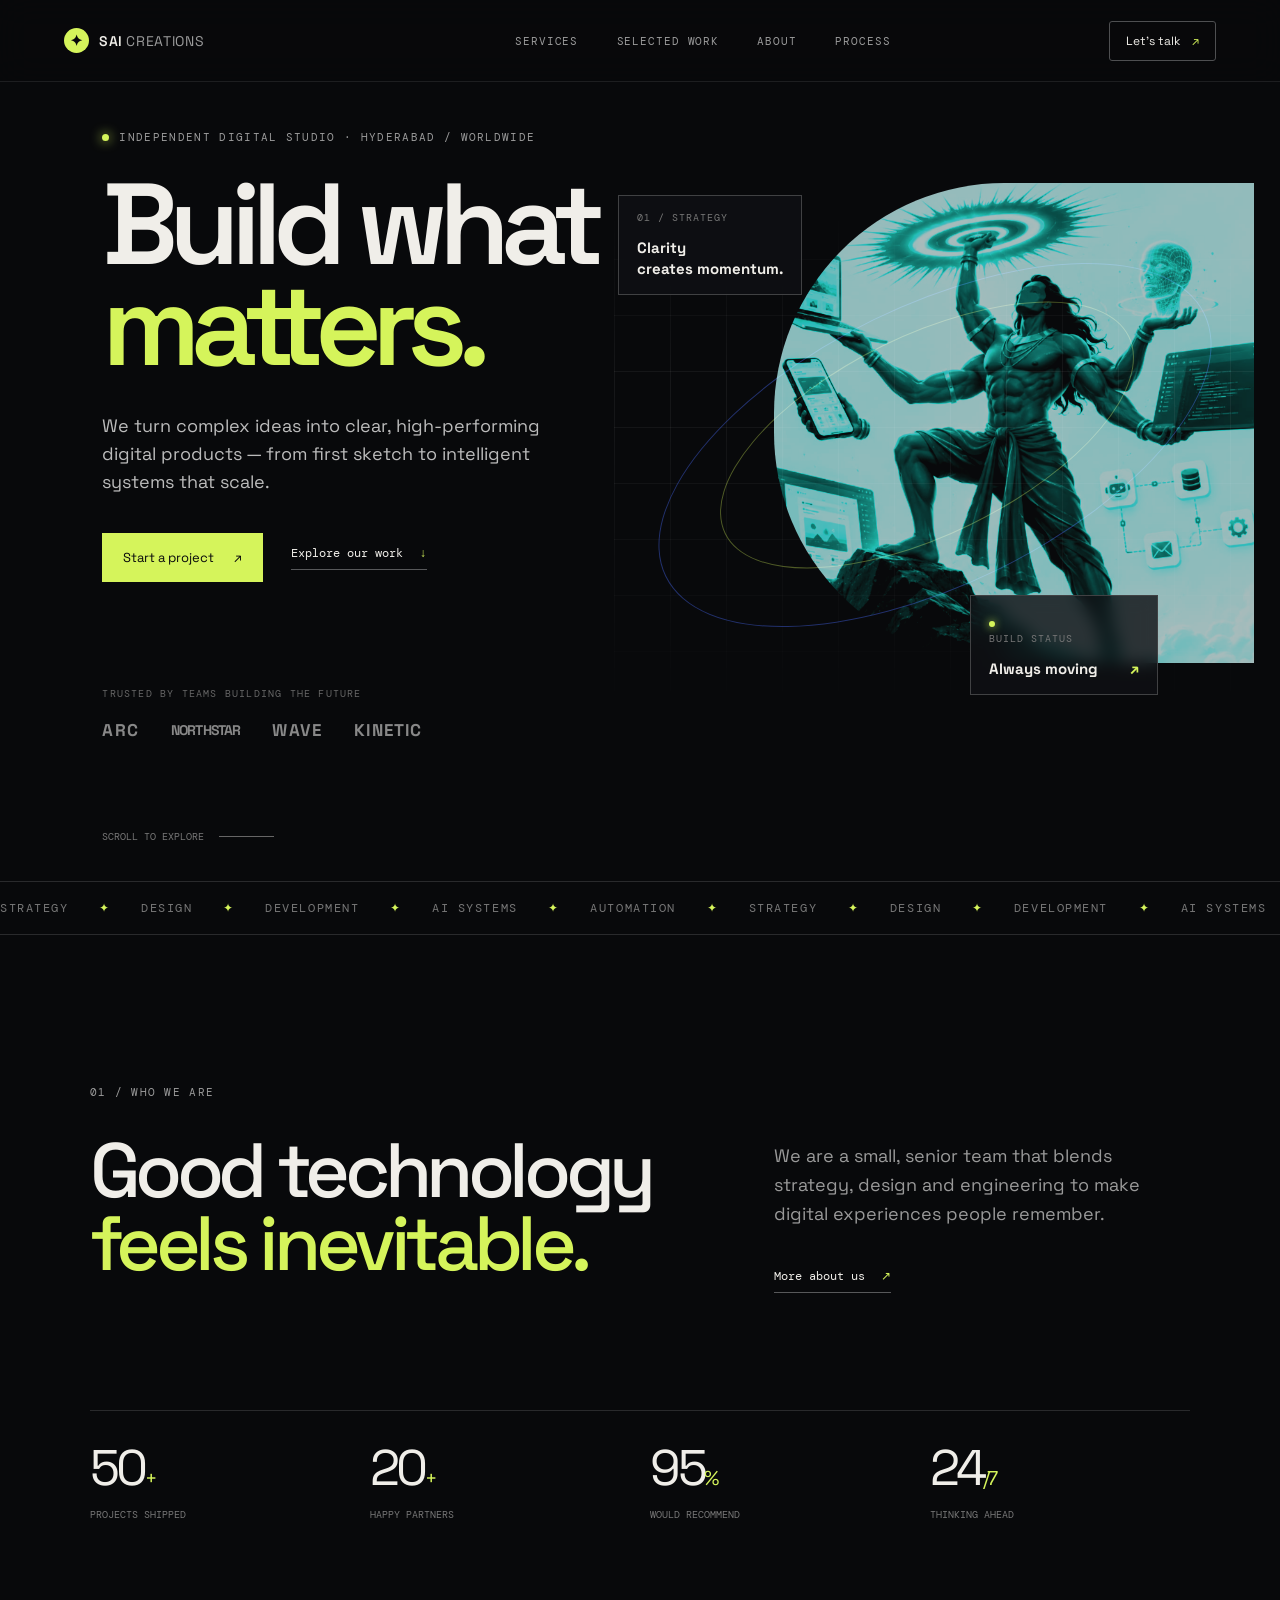
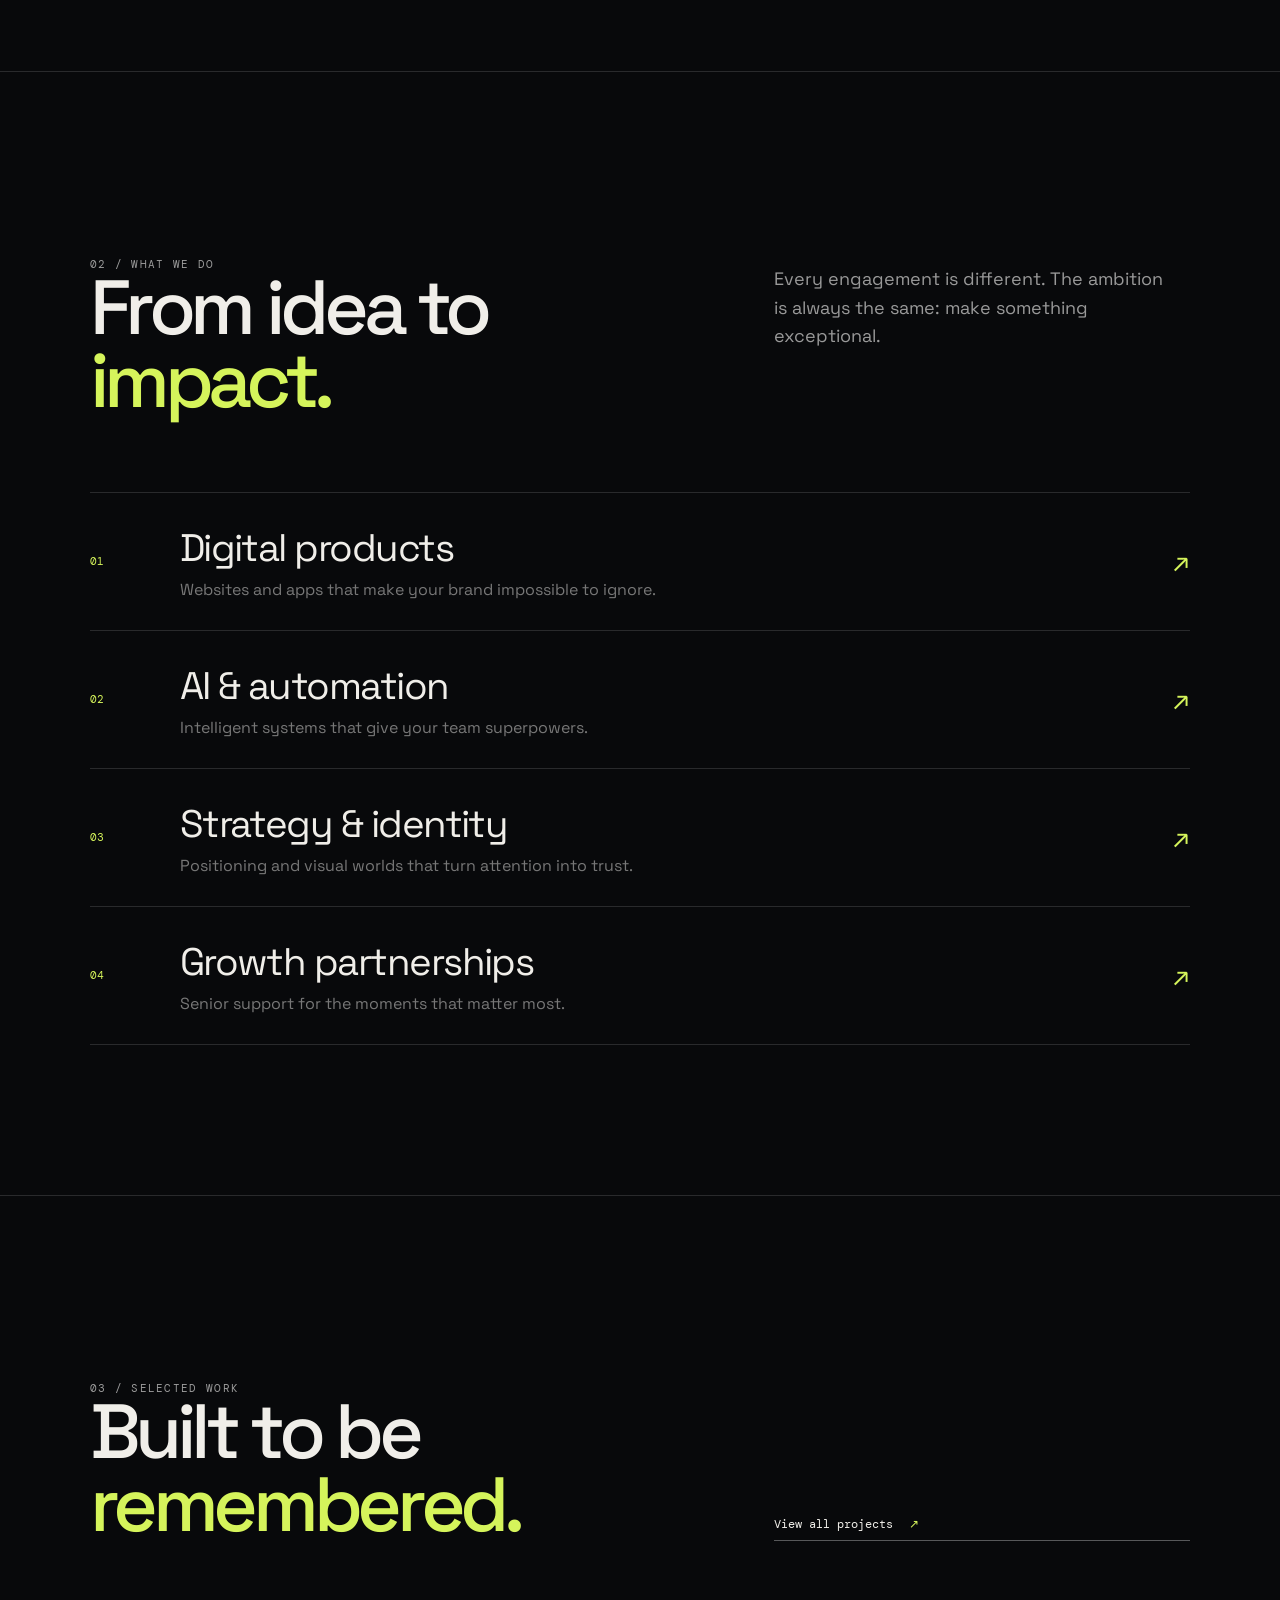
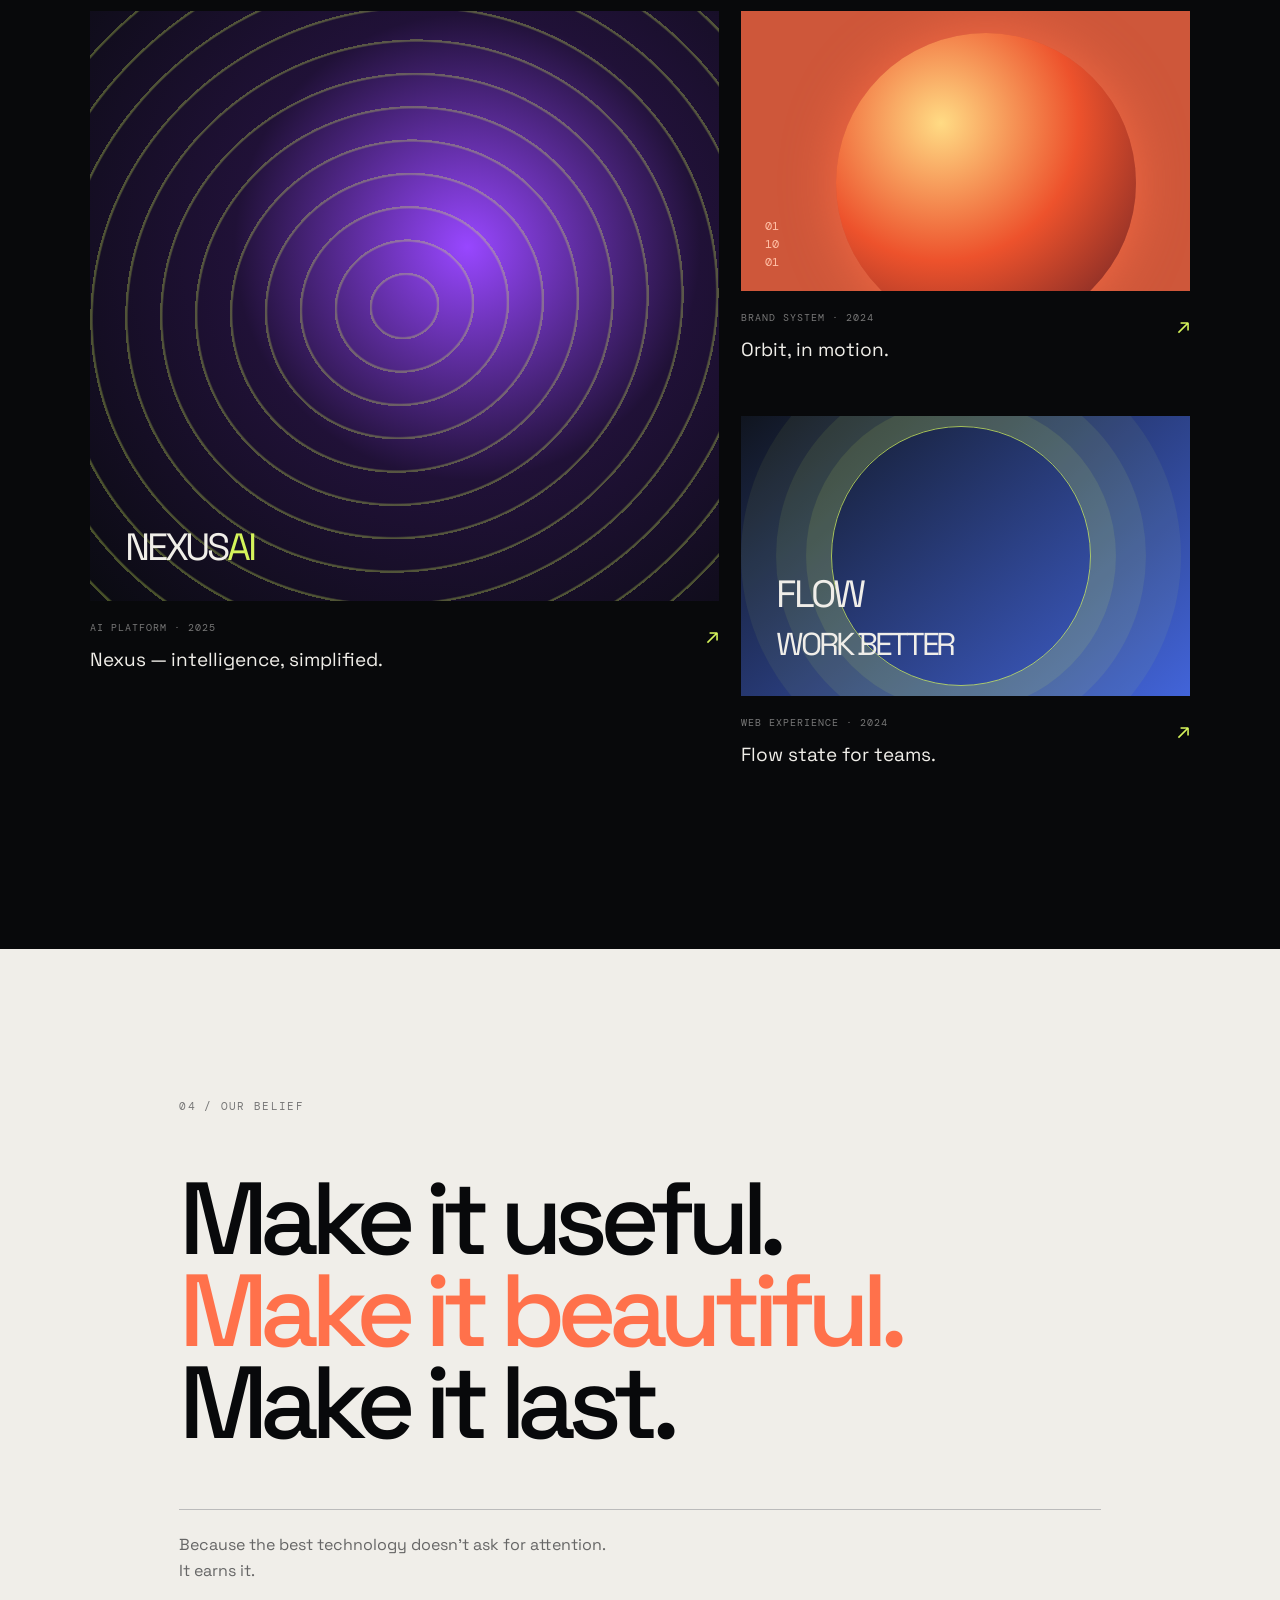
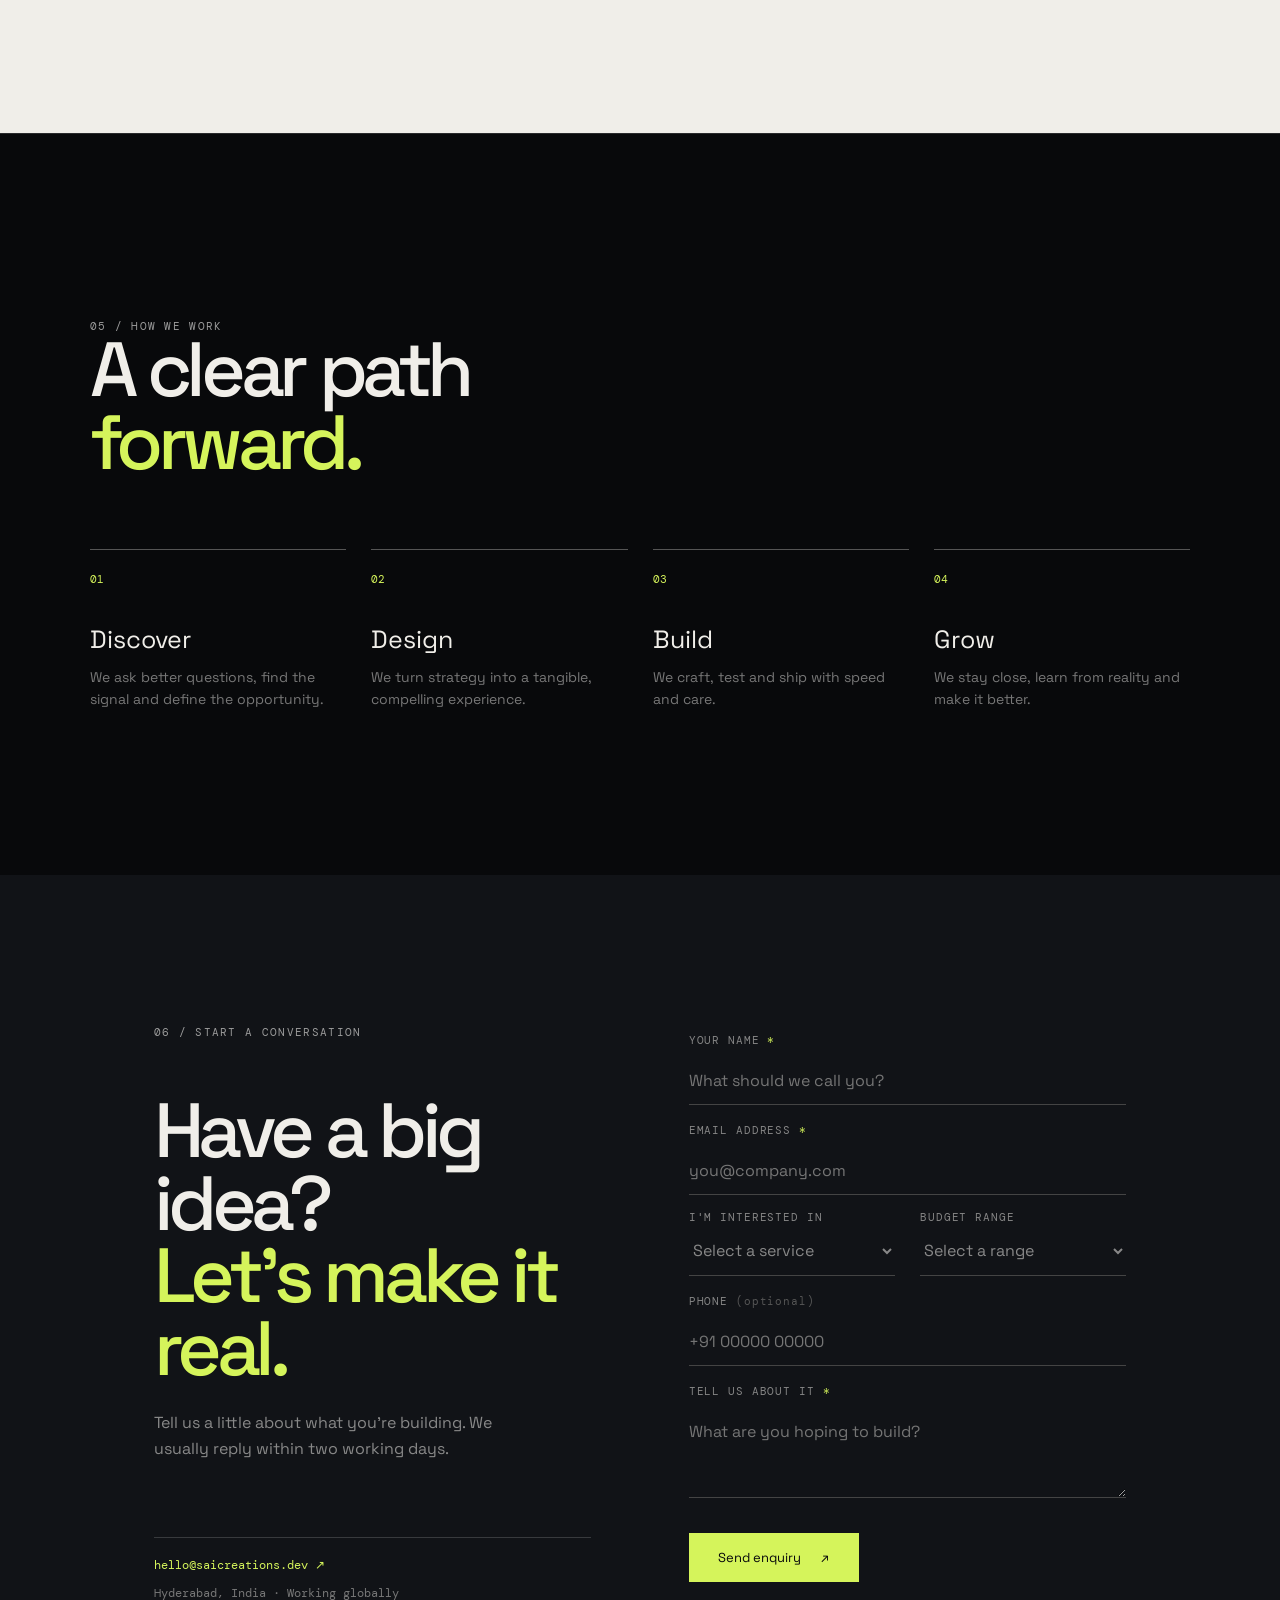
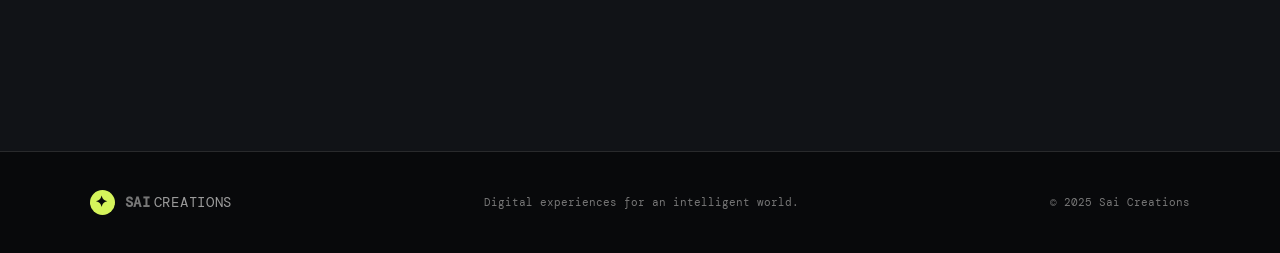
<file: templates/index.html>
<!DOCTYPE html>
<html lang="en">
<head>
  <meta charset="utf-8" />
  <meta name="viewport" content="width=device-width, initial-scale=1" />
  <title>Sai Creations | Intelligent digital experiences</title>
  <meta name="description" content="Sai Creations builds bold websites, AI agents and automation systems for ambitious teams." />
  <link rel="preconnect" href="https://fonts.googleapis.com" />
  <link rel="preconnect" href="https://fonts.gstatic.com" crossorigin />
  <link href="https://fonts.googleapis.com/css2?family=DM+Mono:wght@400;500&family=Space+Grotesk:wght@400;500;600;700&display=swap" rel="stylesheet" />
  <link rel="stylesheet" href="/static/css/main.css" />
</head>
<body>
  <div id="toast" class="toast hidden">
    <div id="toast-icon" class="toast-icon"></div>
    <div><strong id="toast-title"></strong><p id="toast-msg"></p></div>
    <button onclick="hideToast()" aria-label="Close notification">&times;</button>
  </div>

  <header class="site-header">
    <a class="brand" href="#home" aria-label="Sai Creations home"><span class="brand-mark">✦</span><span>SAI<span>CREATIONS</span></span></a>
    <nav class="desktop-nav" aria-label="Main navigation">
      <a href="#services">Services</a><a href="#work">Selected work</a><a href="#about">About</a><a href="#process">Process</a>
    </nav>
    <a class="header-cta" href="#contact-form">Let's talk <span>↗</span></a>
    <button class="menu-toggle" id="menu-btn" onclick="toggleMobileMenu()" aria-label="Open menu">☰</button>
    <nav id="mobile-menu" class="mobile-nav">
      <a href="#services" onclick="toggleMobileMenu()">Services</a><a href="#work" onclick="toggleMobileMenu()">Work</a>
      <a href="#about" onclick="toggleMobileMenu()">About</a><a href="#contact-form" onclick="toggleMobileMenu()">Let's talk</a>
    </nav>
  </header>

  <main>
    <section class="hero" id="home">
      <div class="hero-copy">
        <p class="eyebrow"><span class="eyebrow-dot"></span> Independent digital studio · Hyderabad / Worldwide</p>
        <h1>Build what<br /><em>matters.</em></h1>
        <p class="hero-lede">We turn complex ideas into clear, high-performing digital products — from first sketch to intelligent systems that scale.</p>
        <div class="hero-actions"><a class="button button-primary" href="#contact-form">Start a project <span>↗</span></a><a class="text-link" href="#work">Explore our work <span>↓</span></a></div>
        <div class="hero-proof"><span>Trusted by teams building the future</span><div class="proof-logos"><b>ARC</b><b>northstar</b><b>WAVE</b><b>kinetic</b></div></div>
      </div>
      <div class="hero-art">
        <div class="art-grid"></div><div class="art-orbit orbit-one"></div><div class="art-orbit orbit-two"></div>
        <div class="art-image"><img src="/static/images/hero-warrior.png" alt="Digital systems and technology" /></div>
        <div class="float-card float-card-top"><small>01 / STRATEGY</small><strong>Clarity<br />creates momentum.</strong></div>
        <div class="float-card float-card-bottom"><span class="pulse"></span><small>BUILD STATUS</small><strong>Always moving <i>↗</i></strong></div>
      </div>
      <div class="scroll-cue"><span>Scroll to explore</span><i></i></div>
    </section>

    <div class="ticker" aria-label="Capabilities"><div>STRATEGY <span>✦</span> DESIGN <span>✦</span> DEVELOPMENT <span>✦</span> AI SYSTEMS <span>✦</span> AUTOMATION <span>✦</span> STRATEGY <span>✦</span> DESIGN <span>✦</span> DEVELOPMENT <span>✦</span> AI SYSTEMS <span>✦</span> AUTOMATION <span>✦</span></div></div>

    <section class="intro section" id="about">
      <div class="section-kicker">01 / WHO WE ARE</div>
      <div class="intro-content"><h2>Good technology<br /><span>feels inevitable.</span></h2><div><p>We are a small, senior team that blends strategy, design and engineering to make digital experiences people remember.</p><a class="text-link" href="#contact-form">More about us <span>↗</span></a></div></div>
      <div class="stats-row"><div><strong>50<span>+</span></strong><small>Projects shipped</small></div><div><strong>20<span>+</span></strong><small>Happy partners</small></div><div><strong>95<span>%</span></strong><small>Would recommend</small></div><div><strong>24<span>/7</span></strong><small>Thinking ahead</small></div></div>
    </section>

    <section class="services section" id="services">
      <div class="section-heading"><div><div class="section-kicker">02 / WHAT WE DO</div><h2>From idea to<br /><span>impact.</span></h2></div><p>Every engagement is different. The ambition is always the same: make something exceptional.</p></div>
      <div class="service-list">
        <article class="service-item"><span class="service-number">01</span><div><h3>Digital products</h3><p>Websites and apps that make your brand impossible to ignore.</p></div><span class="service-icon">↗</span></article>
        <article class="service-item"><span class="service-number">02</span><div><h3>AI & automation</h3><p>Intelligent systems that give your team superpowers.</p></div><span class="service-icon">↗</span></article>
        <article class="service-item"><span class="service-number">03</span><div><h3>Strategy & identity</h3><p>Positioning and visual worlds that turn attention into trust.</p></div><span class="service-icon">↗</span></article>
        <article class="service-item"><span class="service-number">04</span><div><h3>Growth partnerships</h3><p>Senior support for the moments that matter most.</p></div><span class="service-icon">↗</span></article>
      </div>
    </section>

    <section class="work section" id="work">
      <div class="section-heading"><div><div class="section-kicker">03 / SELECTED WORK</div><h2>Built to be<br /><span>remembered.</span></h2></div><a class="text-link" href="#contact-form">View all projects <span>↗</span></a></div>
      <div class="project-grid">
        <article class="project project-large"><div class="project-visual visual-purple"><div class="visual-lines"></div><div class="visual-label">NEXUS<span>AI</span></div></div><div class="project-meta"><div><small>AI PLATFORM · 2025</small><h3>Nexus — intelligence, simplified.</h3></div><span>↗</span></div></article>
        <article class="project"><div class="project-visual visual-orange"><div class="orange-sphere"></div><div class="visual-code">01<br />10<br />01</div></div><div class="project-meta"><div><small>BRAND SYSTEM · 2024</small><h3>Orbit, in motion.</h3></div><span>↗</span></div></article>
        <article class="project"><div class="project-visual visual-blue"><div class="blue-rings"></div><div class="visual-label">FLOW<br /><small>WORK BETTER</small></div></div><div class="project-meta"><div><small>WEB EXPERIENCE · 2024</small><h3>Flow state for teams.</h3></div><span>↗</span></div></article>
      </div>
    </section>

    <section class="statement section"><div class="section-kicker">04 / OUR BELIEF</div><h2>Make it useful.<br /><i>Make it beautiful.</i><br />Make it last.</h2><div class="statement-line"></div><p>Because the best technology doesn't ask for attention.<br />It earns it.</p></section>

    <section class="process section" id="process"><div class="section-heading"><div><div class="section-kicker">05 / HOW WE WORK</div><h2>A clear path<br /><span>forward.</span></h2></div></div><div class="process-grid"><div><span>01</span><h3>Discover</h3><p>We ask better questions, find the signal and define the opportunity.</p></div><div><span>02</span><h3>Design</h3><p>We turn strategy into a tangible, compelling experience.</p></div><div><span>03</span><h3>Build</h3><p>We craft, test and ship with speed and care.</p></div><div><span>04</span><h3>Grow</h3><p>We stay close, learn from reality and make it better.</p></div></div></section>

    <section class="contact section" id="contact-form"><div class="contact-copy"><div class="section-kicker">06 / START A CONVERSATION</div><h2>Have a big idea?<br /><span>Let's make it real.</span></h2><p>Tell us a little about what you're building. We usually reply within two working days.</p><div class="contact-details"><a href="mailto:hello@saicreations.dev">hello@saicreations.dev ↗</a><span>Hyderabad, India · Working globally</span></div></div>
      <form id="contact-form-el" class="contact-form" onsubmit="submitContactForm(event)" novalidate>
        <label for="cf-name">Your name <b>*</b></label><input id="cf-name" name="name" type="text" placeholder="What should we call you?" required />
        <label for="cf-email">Email address <b>*</b></label><input id="cf-email" name="email" type="email" placeholder="you@company.com" required />
        <div class="form-row"><div><label for="cf-service">I'm interested in</label><select id="cf-service" name="service"><option value="">Select a service</option><option>Digital product</option><option>AI & automation</option><option>Strategy & identity</option><option>Growth partnership</option></select></div><div><label for="cf-budget">Budget range</label><select id="cf-budget" name="budget"><option value="">Select a range</option><option>₹50k — ₹2L</option><option>₹2L — ₹5L</option><option>₹5L+</option></select></div></div>
        <label for="cf-phone">Phone <span>(optional)</span></label><input id="cf-phone" name="phone" type="tel" placeholder="+91 00000 00000" />
        <label for="cf-message">Tell us about it <b>*</b></label><textarea id="cf-message" name="message" rows="3" placeholder="What are you hoping to build?" required></textarea>
        <button class="button button-primary form-submit" id="cf-submit" type="submit"><span id="cf-submit-text">Send enquiry</span><span id="cf-submit-icon">↗</span><span id="cf-spinner" class="hidden">...</span></button>
      </form>
    </section>
  </main>
  <footer><a class="brand" href="#home"><span class="brand-mark">✦</span><span>SAI<span>CREATIONS</span></span></a><p>Digital experiences for an intelligent world.</p><span>© 2025 Sai Creations</span></footer>
  <script src="/static/js/main.js"></script>
</body>
</html>
</file>
<file: static/css/main.css>
:root{--ink:#08090b;--paper:#f0eee9;--muted:#9b9b9b;--line:#292a2c;--lime:#d5f45b;--orange:#ff714b;--blue:#496dff}*{box-sizing:border-box}html{scroll-behavior:smooth}body{margin:0;background:var(--ink);color:var(--paper);font-family:"Space Grotesk",sans-serif;font-size:16px;overflow-x:hidden}a{color:inherit;text-decoration:none}button,input,textarea,select{font:inherit}.site-header{height:82px;position:fixed;z-index:20;top:0;left:0;right:0;display:flex;align-items:center;justify-content:space-between;padding:0 clamp(24px,5vw,80px);background:rgba(8,9,11,.75);backdrop-filter:blur(16px);border-bottom:1px solid rgba(255,255,255,.09);transition:.3s}.brand{display:flex;align-items:center;gap:10px;font-weight:600;letter-spacing:.05em;font-size:14px}.brand>span:last-child>span{color:var(--muted);font-weight:400;margin-left:3px}.brand-mark{display:grid;place-items:center;width:25px;height:25px;color:var(--ink);background:var(--lime);border-radius:50%;font-size:15px}.desktop-nav{display:flex;gap:clamp(20px,3vw,48px);margin-left:8%}.desktop-nav a,.mobile-nav a{color:var(--muted);font:11px "DM Mono",monospace;text-transform:uppercase;letter-spacing:.08em;transition:color .2s}.desktop-nav a:hover,.mobile-nav a:hover{color:var(--lime)}.header-cta{border:1px solid #4e4f51;padding:11px 16px;border-radius:3px;font-size:12px}.header-cta span,.text-link span{color:var(--lime);margin-left:9px}.menu-toggle,.mobile-nav{display:none}.hero{min-height:820px;position:relative;display:flex;align-items:center;padding:130px clamp(24px,8vw,140px) 100px;max-width:1600px;margin:auto}.hero-copy{position:relative;z-index:2;width:51%;padding-bottom:40px}.eyebrow,.section-kicker{font:11px "DM Mono",monospace;letter-spacing:.12em;color:var(--muted);text-transform:uppercase}.eyebrow{display:flex;gap:10px;align-items:center;margin:0 0 30px}.eyebrow-dot{width:7px;height:7px;background:var(--lime);border-radius:50%;box-shadow:0 0 12px var(--lime)}h1,h2,h3,p{margin-top:0}h1{font-size:clamp(68px,9vw,148px);line-height:.88;letter-spacing:-.08em;margin-bottom:35px;font-weight:600}h1 em,h2 span,h2 i{font-style:normal;color:var(--lime)}.hero-lede{font-size:18px;line-height:1.55;color:#bbb;max-width:470px;margin-bottom:38px}.hero-actions{display:flex;align-items:center;gap:28px}.button{display:inline-flex;align-items:center;justify-content:center;gap:20px;border:0;cursor:pointer;padding:16px 21px;font-size:13px}.button-primary{background:var(--lime);color:var(--ink);transition:transform .2s,background .2s}.button-primary:hover{transform:translateY(-3px);background:#e4ff86}.text-link{font:12px "DM Mono",monospace;color:var(--paper);border-bottom:1px solid #57585a;padding-bottom:8px}.hero-proof{margin-top:105px;color:#666;font:10px "DM Mono",monospace;text-transform:uppercase;letter-spacing:.12em}.proof-logos{display:flex;gap:32px;align-items:center;margin-top:19px;color:#888;font:600 17px "Space Grotesk"}.proof-logos b:nth-child(2){font-size:14px;letter-spacing:-.06em}.hero-art{position:absolute;right:2%;top:145px;width:50%;height:580px;overflow:hidden}.art-grid{position:absolute;inset:10% 0 0;background-image:linear-gradient(rgba(255,255,255,.06) 1px,transparent 1px),linear-gradient(90deg,rgba(255,255,255,.06) 1px,transparent 1px);background-size:56px 56px;mask-image:linear-gradient(to bottom,transparent,#000 35%,transparent)}.art-image{position:absolute;right:0;top:38px;width:75%;height:480px;overflow:hidden;border-radius:48% 0 0 48%;mix-blend-mode:screen;opacity:.72}.art-image img{width:100%;height:100%;object-fit:cover;object-position:58% center;filter:sepia(1) saturate(3) hue-rotate(125deg) contrast(1.2);mix-blend-mode:screen}.art-orbit{position:absolute;border:1px solid rgba(213,244,91,.35);border-radius:50%;transform:rotate(-26deg)}.orbit-one{width:450px;height:200px;top:190px;right:16%}.orbit-two{width:600px;height:280px;top:160px;right:3%;border-color:rgba(73,109,255,.4)}.float-card{position:absolute;background:rgba(16,17,20,.8);border:1px solid #404143;padding:15px 18px;backdrop-filter:blur(8px)}.float-card small,.project-meta small{display:block;color:#777;font:10px "DM Mono",monospace;letter-spacing:.1em;margin-bottom:13px}.float-card strong{font-size:15px;line-height:1.2}.float-card-top{top:50px;left:4px}.float-card-bottom{right:15%;bottom:30px}.float-card i{color:var(--lime);font-style:normal;margin-left:28px}.pulse{display:inline-block;width:6px;height:6px;background:var(--lime);border-radius:50%;margin-right:7px;box-shadow:0 0 8px var(--lime)}.scroll-cue{position:absolute;bottom:38px;left:clamp(24px,8vw,140px);display:flex;align-items:center;gap:15px;color:#777;font:10px "DM Mono",monospace;text-transform:uppercase}.scroll-cue i{width:55px;height:1px;background:#666}.ticker{border-top:1px solid var(--line);border-bottom:1px solid var(--line);overflow:hidden;white-space:nowrap;color:#777;font:12px "DM Mono",monospace;letter-spacing:.13em}.ticker div{padding:18px 0;animation:marquee 25s linear infinite}.ticker span{color:var(--lime);margin:0 22px}@keyframes marquee{to{transform:translateX(-35%)}}.section{max-width:1300px;margin:auto;padding:150px clamp(24px,7vw,110px)}.intro-content,.section-heading{display:grid;grid-template-columns:1.2fr .8fr;gap:60px;margin-top:35px}.intro h2,.section-heading h2{font-size:clamp(50px,6vw,90px);line-height:.95;letter-spacing:-.07em;font-weight:500;margin:0}.intro-content p,.section-heading>p{font-size:18px;line-height:1.6;color:#999;max-width:390px;margin:8px 0 35px}.stats-row{display:grid;grid-template-columns:repeat(4,1fr);gap:20px;border-top:1px solid var(--line);margin-top:125px;padding-top:25px}.stats-row strong{display:block;font-size:50px;font-weight:400;letter-spacing:-.07em}.stats-row strong span{font-size:20px;color:var(--lime)}.stats-row small{display:block;color:#777;font:10px "DM Mono",monospace;text-transform:uppercase;margin-top:8px}.services,.work,.process{border-top:1px solid var(--line)}.service-list{margin-top:75px;border-top:1px solid var(--line)}.service-item{display:grid;grid-template-columns:90px 1fr auto;align-items:center;border-bottom:1px solid var(--line);padding:30px 0;transition:padding .25s}.service-item:hover{padding-left:16px;padding-right:16px;background:linear-gradient(90deg,transparent,rgba(213,244,91,.04),transparent)}.service-number{font:11px "DM Mono",monospace;color:var(--lime)}.service-item h3{font-size:clamp(26px,3vw,42px);font-weight:400;margin:0 0 7px;letter-spacing:-.04em}.service-item p{margin:0;color:#777}.service-icon{font-size:27px;color:var(--lime)}.work .section-heading{align-items:end}.project-grid{display:grid;grid-template-columns:1.4fr 1fr;gap:22px;margin-top:70px}.project-large{grid-row:span 2}.project-visual{height:280px;position:relative;overflow:hidden}.project-large .project-visual{height:590px}.visual-purple{background:radial-gradient(circle at 60% 40%,#9847ff,#201137 45%,#0a0b11)}.visual-lines{position:absolute;inset:0;background:repeating-radial-gradient(ellipse at 50% 50%,transparent 0 20px,rgba(213,244,91,.5) 21px 22px);transform:rotate(-22deg) scale(1.6);opacity:.6}.visual-label{position:absolute;left:35px;bottom:30px;font-size:38px;letter-spacing:-.08em}.visual-label span{color:var(--lime)}.visual-orange{background:#ce573a}.orange-sphere{position:absolute;width:300px;height:300px;border-radius:50%;right:12%;top:22px;background:radial-gradient(circle at 35% 30%,#ffdb84,#ed522c 48%,#5b1d24);box-shadow:0 0 50px #f46a44}.visual-code{position:absolute;left:24px;bottom:20px;color:#ffc0a6;font:12px "DM Mono",monospace;line-height:1.5}.visual-blue{background:linear-gradient(140deg,#10151f,#4264d9)}.blue-rings{position:absolute;width:260px;height:260px;border:1px solid rgba(213,244,91,.75);border-radius:50%;left:20%;top:10px;box-shadow:0 0 0 25px rgba(213,244,91,.1),0 0 0 55px rgba(213,244,91,.08),0 0 0 90px rgba(213,244,91,.06)}.project-meta{display:flex;justify-content:space-between;padding:20px 0 32px}.project-meta h3{font-size:19px;font-weight:400;margin:0}.project-meta>span{color:var(--lime);font-size:22px}.statement{max-width:none;background:var(--paper);color:var(--ink);padding-left:clamp(24px,14vw,220px);padding-right:clamp(24px,14vw,220px)}.statement .section-kicker{color:#777}.statement h2{font-size:clamp(55px,8vw,120px);line-height:.9;letter-spacing:-.08em;font-weight:500;margin:60px 0}.statement h2 i{color:var(--orange)}.statement-line{height:1px;background:#bbb}.statement p{color:#666;line-height:1.6;margin:22px 0 0}.process-grid{display:grid;grid-template-columns:repeat(4,1fr);gap:25px;margin-top:70px}.process-grid>div{border-top:1px solid #555;padding-top:17px}.process-grid span{font:11px "DM Mono",monospace;color:var(--lime)}.process-grid h3{font-size:25px;font-weight:400;margin:35px 0 12px}.process-grid p{color:#777;line-height:1.55;font-size:14px}.contact{background:#111317;max-width:none;display:grid;grid-template-columns:1fr 1fr;gap:10%;padding-left:clamp(24px,12vw,190px);padding-right:clamp(24px,12vw,190px)}.contact h2{font-size:clamp(48px,6vw,86px);line-height:.95;letter-spacing:-.07em;font-weight:500;margin:55px 0 25px}.contact-copy>p{color:#888;line-height:1.6;max-width:360px}.contact-details{border-top:1px solid #383a3d;margin-top:75px;padding-top:19px;display:flex;flex-direction:column;gap:12px;font:12px "DM Mono",monospace}.contact-details a{color:var(--lime)}.contact-details span{color:#777}.contact-form{display:flex;flex-direction:column;gap:10px}.contact-form label{font:11px "DM Mono",monospace;text-transform:uppercase;color:#858585;letter-spacing:.08em;margin-top:8px}.contact-form label b{color:var(--lime);font-weight:400}.contact-form label span{color:#555;text-transform:none}.contact-form input,.contact-form textarea,.contact-form select{width:100%;background:transparent;border:0;border-bottom:1px solid #444;color:var(--paper);padding:13px 0;outline:0;resize:vertical}.contact-form input:focus,.contact-form textarea:focus,.contact-form select:focus{border-color:var(--lime)}.contact-form select{color:#888}.contact-form option{background:var(--ink);color:var(--paper)}.form-row{display:grid;grid-template-columns:1fr 1fr;gap:25px}.form-submit{align-self:flex-start;margin-top:25px;min-width:170px}.hidden{display:none!important}.toast{position:fixed;z-index:50;right:25px;top:105px;display:flex;align-items:center;gap:14px;max-width:380px;padding:17px 20px;background:#f4f2ec;color:#111;border-left:3px solid var(--lime);box-shadow:0 10px 35px #0008}.toast-icon{width:9px;height:9px;border-radius:50%;background:var(--lime)}.toast p{margin:4px 0 0;color:#666;font-size:12px}.toast button{border:0;background:transparent;font-size:22px;color:#666;margin-left:auto;cursor:pointer}footer{display:flex;align-items:center;justify-content:space-between;padding:38px clamp(24px,7vw,110px);color:#777;font:11px "DM Mono",monospace;border-top:1px solid var(--line)}footer p{margin:0}@media(max-width:800px){.desktop-nav,.header-cta{display:none}.menu-toggle{display:block;background:transparent;color:var(--paper);border:0;font-size:21px}.mobile-nav{position:absolute;display:none;flex-direction:column;gap:22px;top:81px;left:0;right:0;padding:25px;background:#111317;border-bottom:1px solid var(--line)}.mobile-nav.flex{display:flex}.hero{min-height:850px;display:block;padding-top:170px}.hero-copy{width:100%}h1{font-size:clamp(65px,17vw,110px)}.hero-art{top:420px;right:-10%;width:110%;height:380px}.art-image{height:330px;width:80%}.float-card-top{top:10px}.float-card-bottom{bottom:0}.hero-proof{margin-top:70px}.proof-logos{gap:16px;font-size:13px}.intro-content,.section-heading,.contact{grid-template-columns:1fr;gap:30px}.section{padding-top:100px;padding-bottom:100px}.stats-row{margin-top:70px;grid-template-columns:repeat(2,1fr);row-gap:32px}.project-grid{grid-template-columns:1fr}.project-large{grid-row:auto}.project-large .project-visual{height:380px}.process-grid{grid-template-columns:repeat(2,1fr);gap:35px}.contact-details{margin-top:45px}.contact{gap:70px}.form-row{grid-template-columns:1fr}footer{flex-wrap:wrap;gap:20px}footer p{order:3;width:100%}}@media(prefers-reduced-motion:reduce){*,*:before,*:after{animation-duration:.01ms!important;scroll-behavior:auto!important}}
</file>
